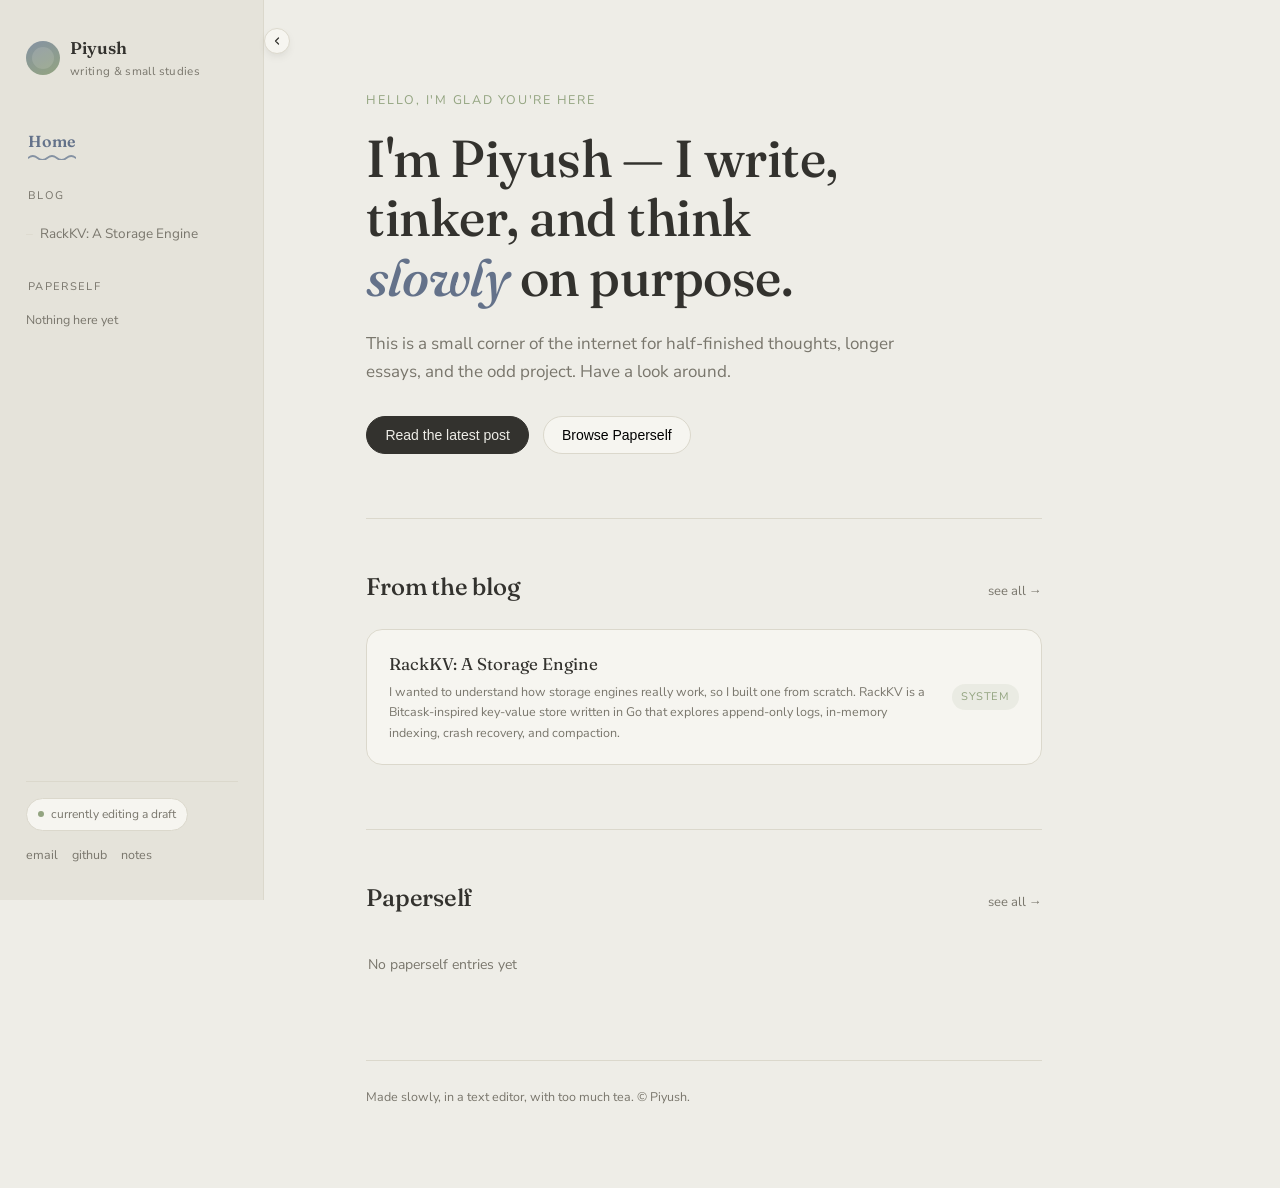
<file: index.html>
<!DOCTYPE html>
<html lang="en">
<head>
<meta charset="UTF-8">
<meta name="viewport" content="width=device-width, initial-scale=1.0">
<title>Piyush</title>
<link rel="preconnect" href="https://fonts.googleapis.com">
<link href="https://fonts.googleapis.com/css2?family=Fraunces:ital,opsz,wght@0,9..144,400;0,9..144,500;0,9..144,600;1,9..144,500&family=Nunito+Sans:wght@300;400;500;600;700&display=swap" rel="stylesheet">
<link rel="stylesheet" href="css/style.css">
<link rel="icon" type="image/gif" href="Sticker Flower Sticker by Doodleganger for iOS & Android _ GIPHY.gif">
<!-- Google tag (gtag.js) -->
<script async src="https://www.googletagmanager.com/gtag/js?id=G-73CE9CWHCX"></script>
<script>
  window.dataLayer = window.dataLayer || [];
  function gtag(){dataLayer.push(arguments);}
  gtag('js', new Date());

  gtag('config', 'G-73CE9CWHCX');
</script></head>
<body>

<div class="shell" id="shell">

  <aside class="sidebar">
    <div class="sidebar-inner">
      <div class="brand">
        <div class="brand-mark"></div>
        <div>
          <div class="brand-name">Piyush</div>
          <div class="brand-tag">writing &amp; small studies</div>
        </div>
      </div>

      <nav>
        <div class="nav-group">
          <a class="nav-link top active" href="index.html">
            Home
            <span class="squiggle"><svg viewBox="0 0 100 6" preserveAspectRatio="none"><path d="M0,4 Q10,0 20,4 T40,4 T60,4 T80,4 T100,4"/></svg></span>
          </a>
        </div>

        <div class="nav-group">
          <div class="nav-label">Blog</div>
          <div id="nav-blog"></div>
        </div>

        <div class="nav-group">
          <div class="nav-label">Paperself</div>
          <div id="nav-paper"></div>
        </div>
      </nav>

      <div class="sidebar-footer">
        <span class="status-pill"><span class="status-dot"></span> currently editing a draft</span>
        <div class="socials">
<a href="mailto:thepinakiz@gmail.com">email</a>
<a href="https://github.com/pinakiz" target="_blank" rel="noopener noreferrer">github</a>          <a href="#" onclick="return false;">notes</a>
        </div>
      </div>
    </div>
  </aside>

  <div class="sidebar-toggle" onclick="toggleSidebar()" title="Toggle sidebar">
    <svg viewBox="0 0 24 24" fill="none" stroke-width="2.4" stroke-linecap="round" stroke-linejoin="round">
      <path d="M15 6l-6 6 6 6"/>
    </svg>
  </div>

  <main class="view-enter">
    <div class="hero">
      <span class="eyebrow">Hello, I'm glad you're here</span>
      <h1>I'm Piyush — I write, tinker, and think <em>slowly</em> on purpose.</h1>
      <p>This is a small corner of the internet for half-finished thoughts, longer essays, and the odd project. Have a look around.</p>
      <div class="hero-cta">
        <button class="btn primary" onclick="goToLatest('blog')">Read the latest post</button>
        <button class="btn" onclick="goToLatest('paper')">Browse Paperself</button>
      </div>
    </div>

    <hr class="divider">

    <div class="section-block">
      <div class="section-head">
        <h2>From the blog</h2>
        <span class="see-all" onclick="goToLatest('blog')">see all →</span>
      </div>
      <div class="card-grid" id="blog-cards"></div>
    </div>

    <hr class="divider">

    <div class="section-block">
      <div class="section-head">
        <h2>Paperself</h2>
        <span class="see-all" onclick="goToLatest('paper')">see all →</span>
      </div>
      <div class="card-grid" id="paper-cards"></div>
    </div>

    <footer class="page-footer">
      Made slowly, in a text editor, with too much tea. © Piyush.
    </footer>
  </main>
</div>

<script src="js/articles-data.js"></script>
<script src="js/site.js"></script>
</body>
</html>
</file>
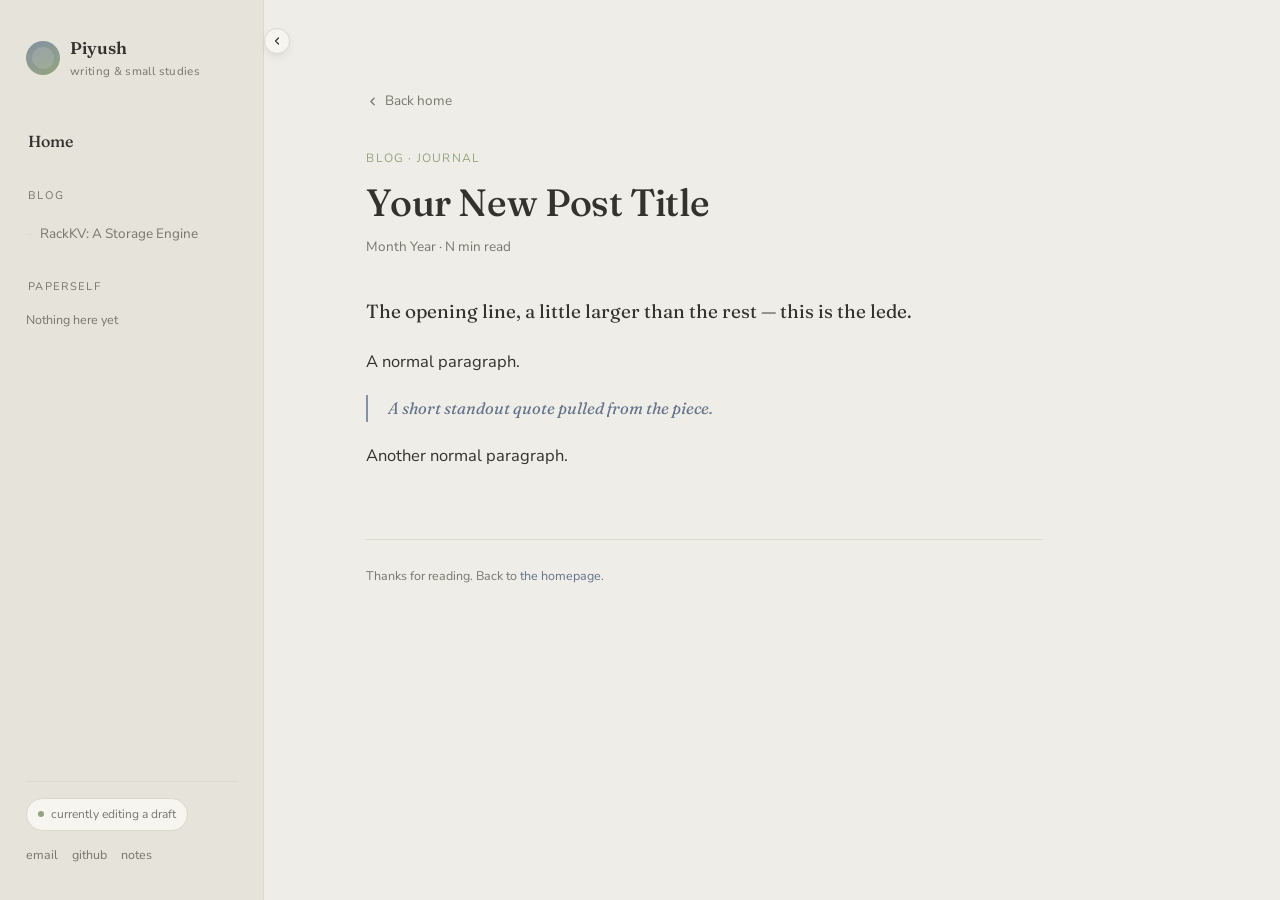
<file: article-template.html>
<!--
  TEMPLATE FOR A NEW ARTICLE
  1. Duplicate this file, rename it (e.g. blog-my-new-post.html).
  2. Edit the <title>, and inside <div class="post"> edit the
     eyebrow/tag, heading, meta line, lede, and paragraphs.
  3. Open js/articles-data.js and add one entry pointing "url" at
     your new filename — that makes it show up in the sidebar and
     on the home page automatically.
-->
<!DOCTYPE html>
<html lang="en">
<head>
<meta charset="UTF-8">
<meta name="viewport" content="width=device-width, initial-scale=1.0">
<title>Your New Post Title · Piyush</title>
<link rel="preconnect" href="https://fonts.googleapis.com">
<link href="https://fonts.googleapis.com/css2?family=Fraunces:ital,opsz,wght@0,9..144,400;0,9..144,500;0,9..144,600;1,9..144,500&family=Nunito+Sans:wght@300;400;500;600;700&display=swap" rel="stylesheet">
<link rel="stylesheet" href="css/style.css">

<!-- Google tag (gtag.js) -->
<script async src="https://www.googletagmanager.com/gtag/js?id=G-73CE9CWHCX"></script>
<script>
  window.dataLayer = window.dataLayer || [];
  function gtag(){dataLayer.push(arguments);}
  gtag('js', new Date());

  gtag('config', 'G-73CE9CWHCX');
</script></head>
<body>

<div class="shell" id="shell">

  <aside class="sidebar">
    <div class="sidebar-inner">
      <div class="brand">
        <div class="brand-mark"></div>
        <div>
          <div class="brand-name">Piyush</div>
          <div class="brand-tag">writing &amp; small studies</div>
        </div>
      </div>

      <nav>
        <div class="nav-group">
          <a class="nav-link top" href="index.html">
            Home
            <span class="squiggle"><svg viewBox="0 0 100 6" preserveAspectRatio="none"><path d="M0,4 Q10,0 20,4 T40,4 T60,4 T80,4 T100,4"/></svg></span>
          </a>
        </div>

        <div class="nav-group">
          <div class="nav-label">Blog</div>
          <div id="nav-blog"></div>
        </div>

        <div class="nav-group">
          <div class="nav-label">Paperself</div>
          <div id="nav-paper"></div>
        </div>
      </nav>

      <div class="sidebar-footer">
        <span class="status-pill"><span class="status-dot"></span> currently editing a draft</span>
        <div class="socials">
          <a href="#" onclick="return false;">email</a>
          <a href="#" onclick="return false;">github</a>
          <a href="#" onclick="return false;">notes</a>
        </div>
      </div>
    </div>
  </aside>

  <div class="sidebar-toggle" onclick="toggleSidebar()" title="Toggle sidebar">
    <svg viewBox="0 0 24 24" fill="none" stroke-width="2.4" stroke-linecap="round" stroke-linejoin="round">
      <path d="M15 6l-6 6 6 6"/>
    </svg>
  </div>

  <main class="view-enter">
    <a class="back-link" href="index.html">
      <svg viewBox="0 0 24 24" fill="none" stroke="currentColor" stroke-width="2.4" stroke-linecap="round"><path d="M15 6l-6 6 6 6"/></svg>
      Back home
    </a>
    <div class="post">
      <div class="post-eyebrow">Blog · Journal</div>
      <h1>Your New Post Title</h1>
      <div class="post-meta">Month Year · N min read</div>
      <p class="lede">The opening line, a little larger than the rest — this is the lede.</p>
      <p>A normal paragraph.</p>
      <p class="pull">A short standout quote pulled from the piece.</p>
      <p>Another normal paragraph.</p>
    </div>
    <footer class="page-footer">Thanks for reading. Back to <a href="index.html" style="color:var(--accent-deep);">the homepage</a>.</footer>
  </main>
</div>

<script src="js/articles-data.js"></script>
<script src="js/site.js"></script>
</body>
</html>
</file>
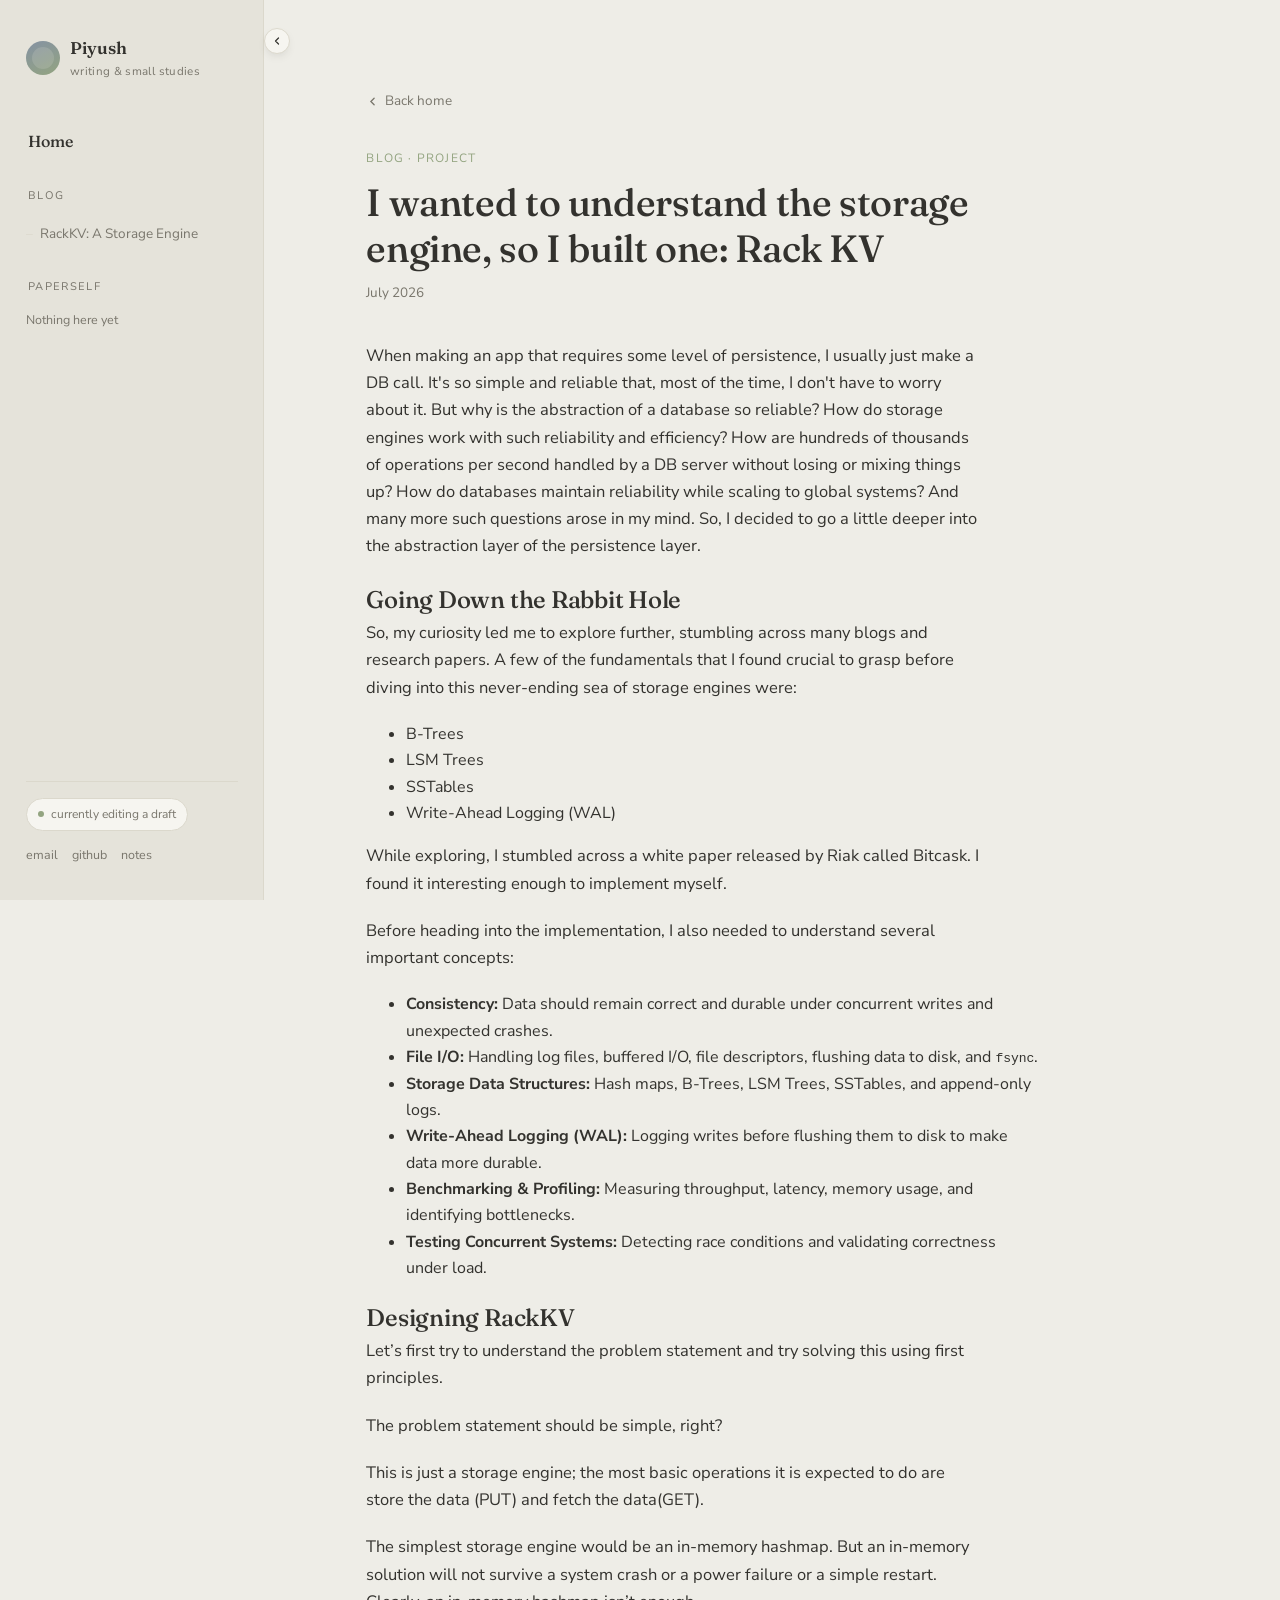
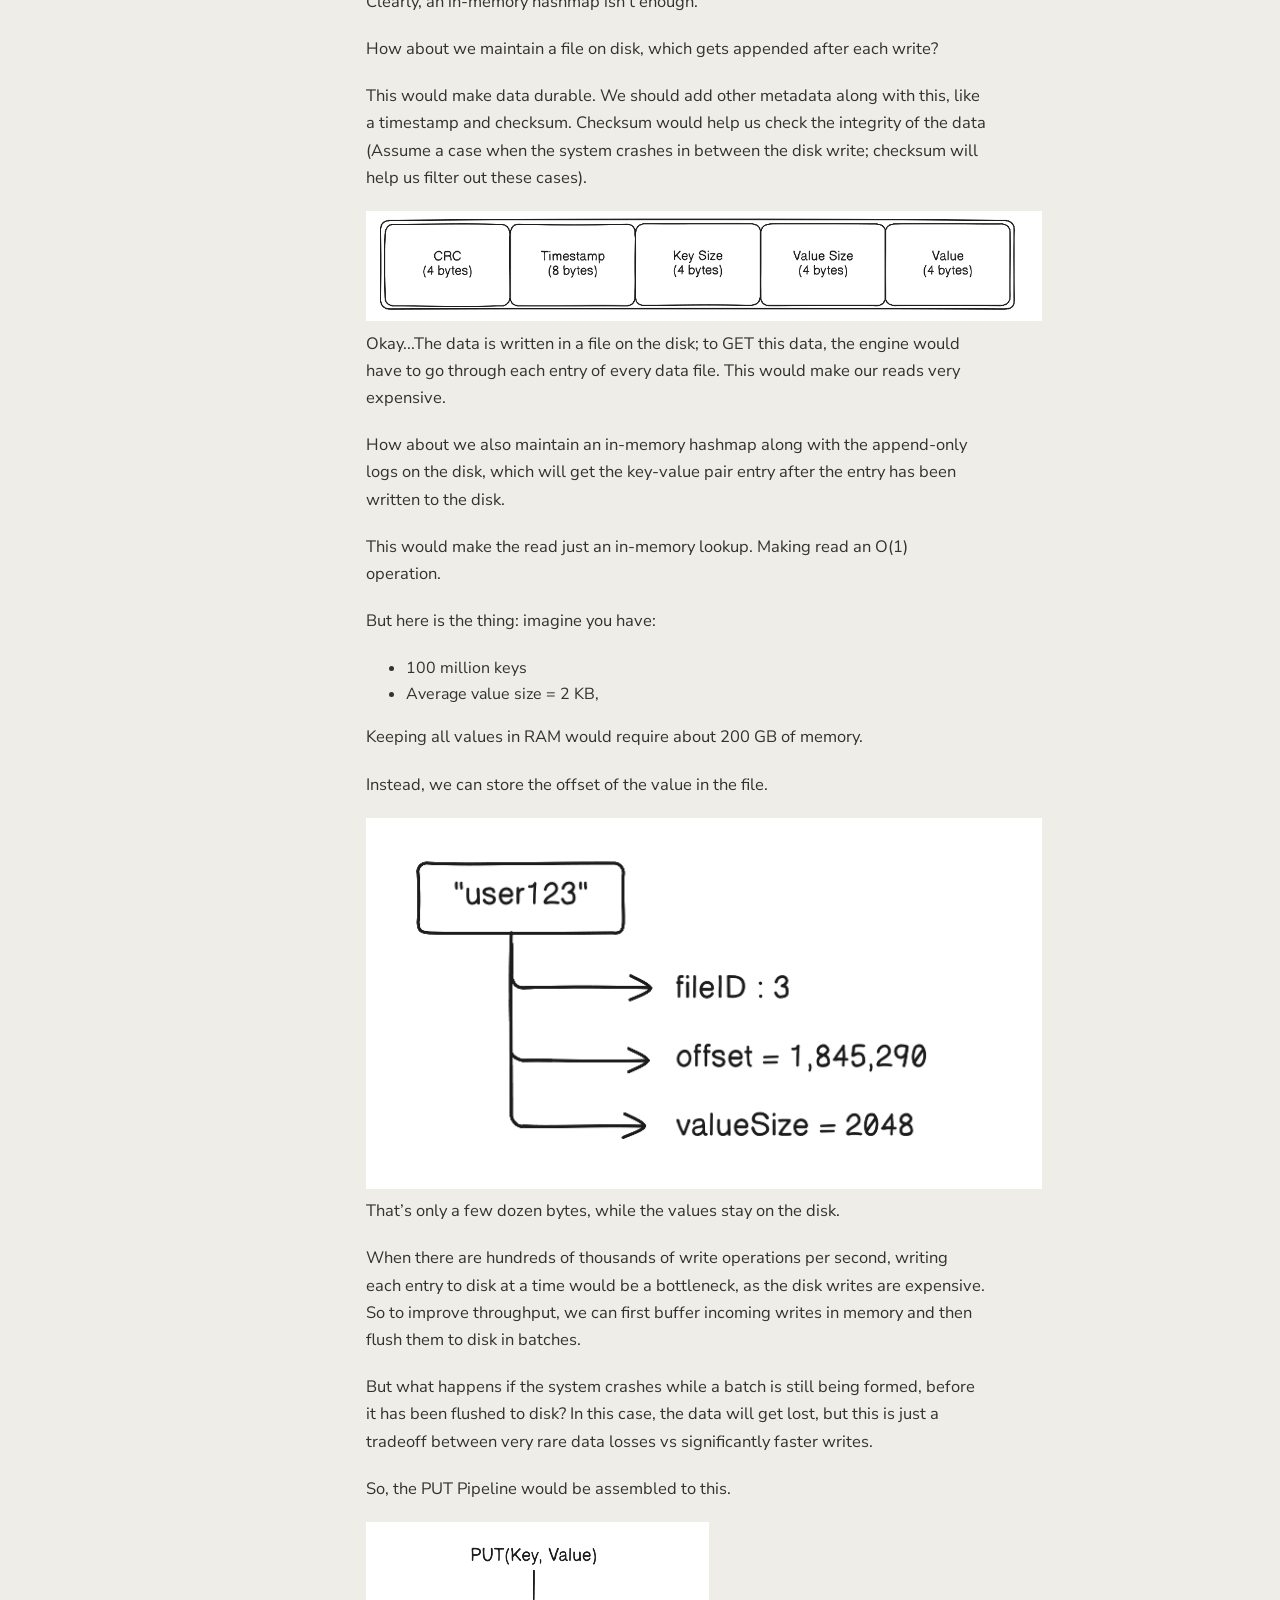
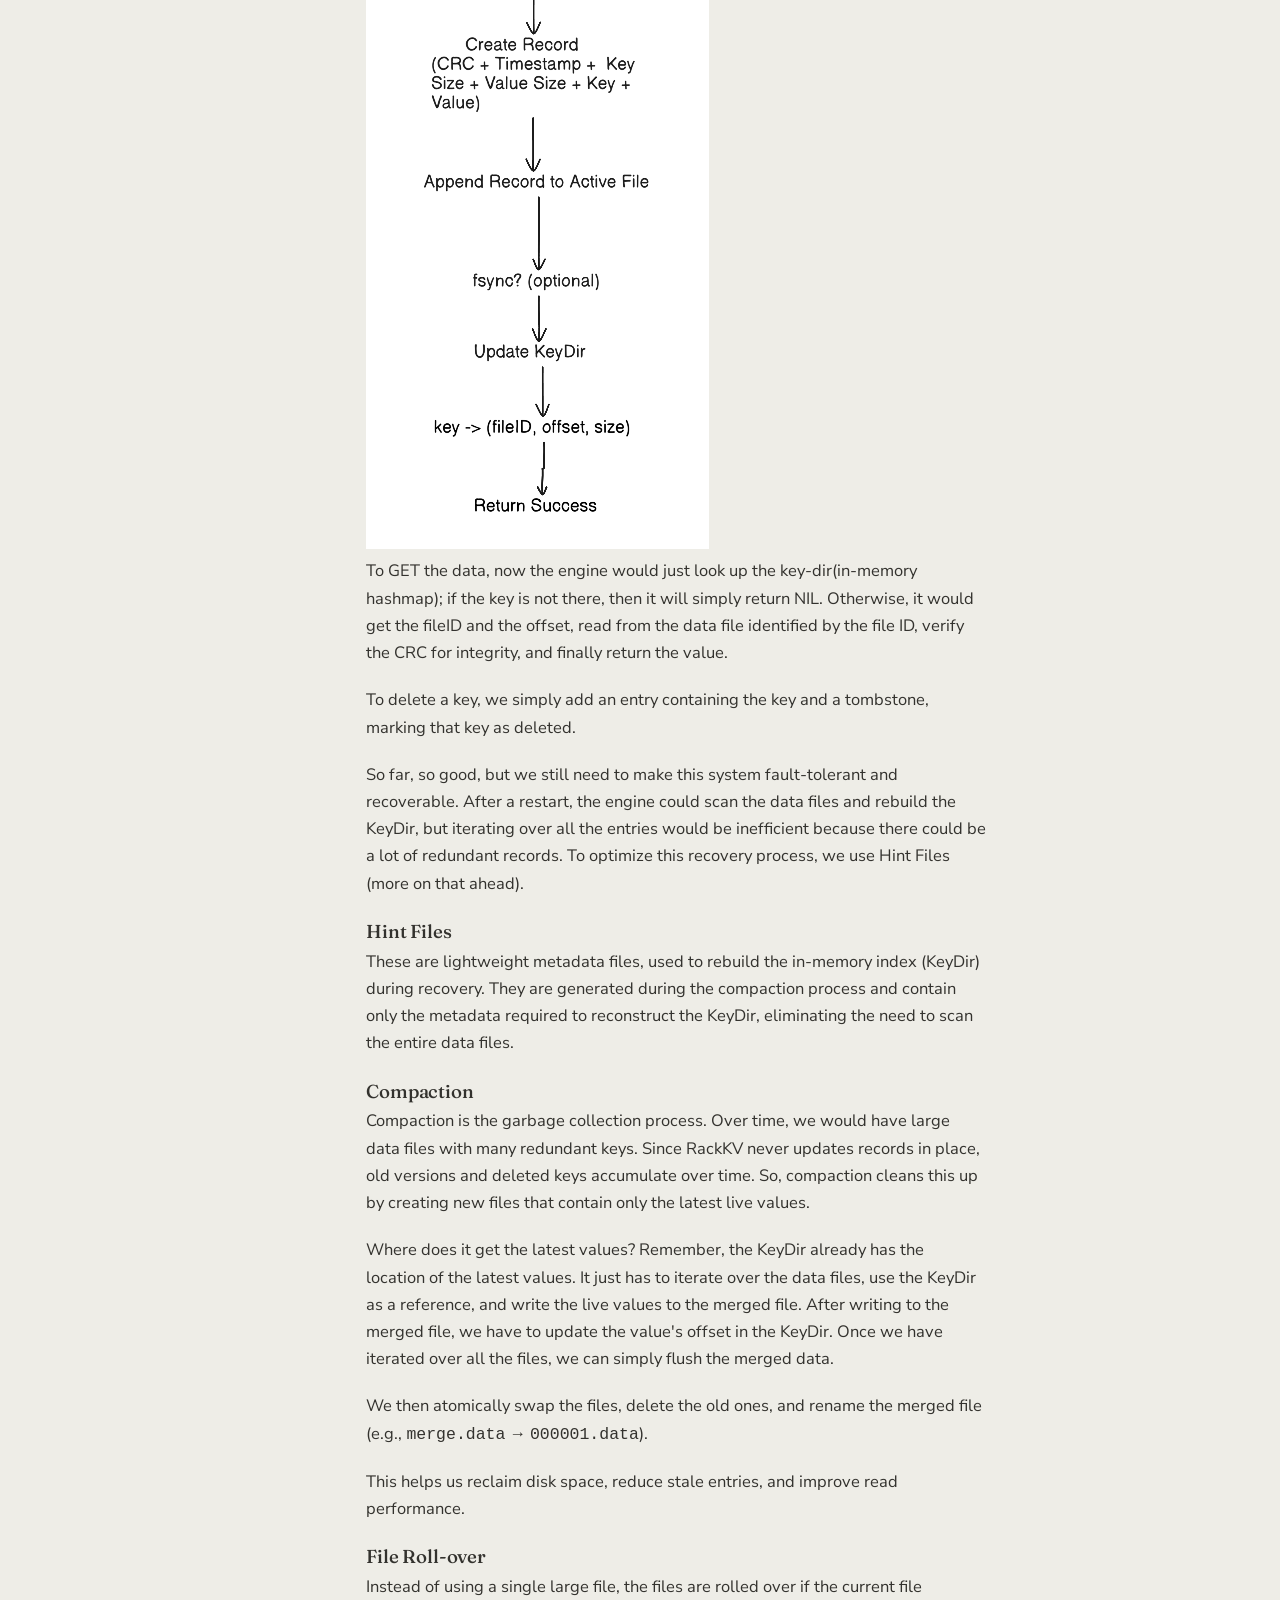
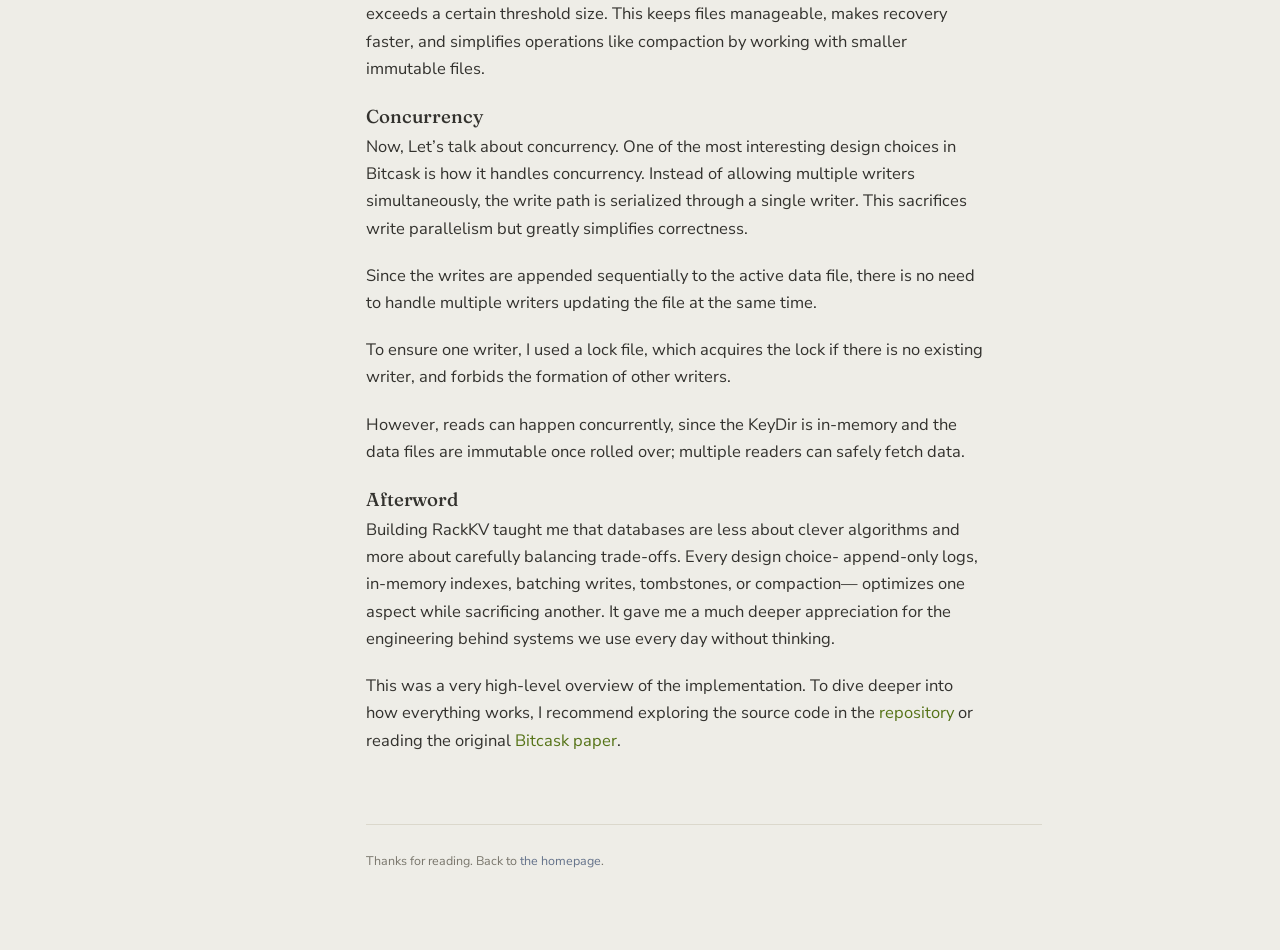
<file: blog-on-slow-mornings.html>
<!DOCTYPE html>
<html lang="en">
<head>
<meta charset="UTF-8">
<meta name="viewport" content="width=device-width, initial-scale=1.0">
<title>On Slow Mornings · Piyush</title>
<link rel="preconnect" href="https://fonts.googleapis.com">
<link href="https://fonts.googleapis.com/css2?family=Fraunces:ital,opsz,wght@0,9..144,400;0,9..144,500;0,9..144,600;1,9..144,500&family=Nunito+Sans:wght@300;400;500;600;700&display=swap" rel="stylesheet">
<link rel="stylesheet" href="css/style.css">

<!-- Google tag (gtag.js) -->
<script async src="https://www.googletagmanager.com/gtag/js?id=G-73CE9CWHCX"></script>
<script>
  window.dataLayer = window.dataLayer || [];
  function gtag(){dataLayer.push(arguments);}
  gtag('js', new Date());

  gtag('config', 'G-73CE9CWHCX');
</script></head>
<body>

<div class="shell" id="shell">

  <aside class="sidebar">
    <div class="sidebar-inner">
      <div class="brand">
        <div class="brand-mark"></div>
        <div>
          <div class="brand-name">Piyush</div>
          <div class="brand-tag">writing &amp; small studies</div>
        </div>
      </div>

      <nav>
        <div class="nav-group">
          <a class="nav-link top" href="index.html">
            Home
            <span class="squiggle"><svg viewBox="0 0 100 6" preserveAspectRatio="none"><path d="M0,4 Q10,0 20,4 T40,4 T60,4 T80,4 T100,4"/></svg></span>
          </a>
        </div>

        <div class="nav-group">
          <div class="nav-label">Blog</div>
          <div id="nav-blog"></div>
        </div>

        <div class="nav-group">
          <div class="nav-label">Paperself</div>
          <div id="nav-paper"></div>
        </div>
      </nav>

      <div class="sidebar-footer">
        <span class="status-pill"><span class="status-dot"></span> currently editing a draft</span>
        <div class="socials">
          <a href="#" onclick="return false;">email</a>
          <a href="#" onclick="return false;">github</a>
          <a href="#" onclick="return false;">notes</a>
        </div>
      </div>
    </div>
  </aside>

  <div class="sidebar-toggle" onclick="toggleSidebar()" title="Toggle sidebar">
    <svg viewBox="0 0 24 24" fill="none" stroke-width="2.4" stroke-linecap="round" stroke-linejoin="round">
      <path d="M15 6l-6 6 6 6"/>
    </svg>
  </div>

  <main class="view-enter">
    <a class="back-link" href="index.html">
      <svg viewBox="0 0 24 24" fill="none" stroke="currentColor" stroke-width="2.4" stroke-linecap="round"><path d="M15 6l-6 6 6 6"/></svg>
      Back home
    </a>
    <div class="post">
      <div class="post-eyebrow">Blog · Project</div>
      <h1>I wanted to understand the storage engine, so I built one: Rack KV</h1>
      <div class="post-meta">July 2026</div>
      <p >When making an app that requires some level of persistence, I usually just make a DB call. It's so simple and reliable that, most of the time, I don't have to worry about it. But why is the abstraction of a database so reliable? How do storage engines work with such reliability and efficiency? How are hundreds of thousands of operations per second handled by a DB server without losing or mixing things up? How do databases maintain reliability while scaling to global systems? And many more such questions arose in my mind.
So, I decided to go a little deeper into the abstraction layer of the persistence layer.
</p>
        <h2>Going Down the Rabbit Hole</h2>
      <p>So, my curiosity led me to explore further, stumbling across many blogs and research papers. A few of the fundamentals that I found crucial to grasp before diving into this never-ending sea of storage engines were:

      </p>
      <ul>
  <li>B-Trees</li>
  <li>LSM Trees</li>
  <li>SSTables</li>
  <li>Write-Ahead Logging (WAL)</li>
</ul>
<p>While exploring, I stumbled across a white paper released by Riak called Bitcask. I found it interesting enough to implement myself.
</p>
<section>
  <p>
    Before heading into the implementation, I also needed to understand several
    important concepts:
  </p>

  <ul>
    <li>
      <strong>Consistency:</strong>
      Data should remain correct and durable under concurrent writes and
      unexpected crashes.
    </li>

    <li>
      <strong>File I/O:</strong>
      Handling log files, buffered I/O, file descriptors, flushing data to disk,
      and <code>fsync</code>.
    </li>

    <li>
      <strong>Storage Data Structures:</strong>
      Hash maps, B-Trees, LSM Trees, SSTables, and append-only logs.
    </li>

    <li>
      <strong>Write-Ahead Logging (WAL):</strong>
      Logging writes before flushing them to disk to make data more durable.
    </li>

    <li>
      <strong>Benchmarking & Profiling:</strong>
      Measuring throughput, latency, memory usage, and identifying bottlenecks.
    </li>

    <li>
      <strong>Testing Concurrent Systems:</strong>
      Detecting race conditions and validating correctness under load.
    </li>
  </ul>
</section>
<section>
  <h2>Designing RackKV</h2>

  <p>
    Let’s first try to understand the problem statement and try solving this using first principles.
  </p>

  <p>
    The problem statement should be simple, right?
  </p>

  <p>
    This is just a storage engine; the most basic operations it is expected to do are store the data (PUT) and fetch the data(GET).
  </p>

  <p>
    The simplest storage engine would be an in-memory hashmap. But an in-memory solution will not survive a system crash or a power failure or a simple restart. Clearly, an in-memory hashmap isn’t enough.
  </p>

  <p>
    How about we maintain a file on disk, which gets appended after each write?
  </p>

  <p>
    This would make data durable. We should add other metadata along with this, like a timestamp and checksum. Checksum would help us check the integrity of the data (Assume a case when the system crashes in between the disk write; checksum will help us filter out these cases).
  </p>
<img src="static/entry_format.png" style="width: 100%;height: auto;" >
  <p>
    Okay...The data is written in a file on the disk; to GET this data, the engine would have to go through each entry of every data file. This would make our reads very expensive.
  </p>

  <p>
    How about we also maintain an in-memory hashmap along with the append-only logs on the disk, which will get the key-value pair entry after the entry has been written to the disk.
  </p>

  <p>
    This would make the read just an in-memory lookup. Making read an O(1) operation.
  </p>

  <p>
    But here is the thing: imagine you have:
  </p>

  <ul>
    <li>100 million keys</li>
    <li>Average value size = 2 KB,</li>
  </ul>

  <p>
    Keeping all values in RAM would require about 200 GB of memory.
  </p>
  
  <p>
    Instead, we can store the offset of the value in the file.
  </p>
  <img src="static/Key_dir_entry_format.png" style="width: 100%;height: auto;" > 
  
  <p>
    That’s only a few dozen bytes, while the values stay on the disk.
  </p>

  <p>
    When there are hundreds of thousands of write operations per second, writing each entry to disk at a time would be a bottleneck, as the disk writes are expensive. So to improve throughput, we can first buffer incoming writes in memory and then flush them to disk in batches.
  </p>

  <p>
    But what happens if the system crashes while a batch is still being formed, before it has been flushed to disk? In this case, the data will get lost, but this is just a tradeoff between very rare data losses vs significantly faster writes.
  </p>

  <p>
    So, the PUT Pipeline would be assembled to this.
  </p>
<img src="static/PUT_pipeline.png"width: 100%;height: auto;" >

  <p>
    To GET the data, now the engine would just look up the key-dir(in-memory hashmap); if the key is not there, then it will simply return NIL. Otherwise, it would get the fileID and the offset, read from the data file identified by the file ID, verify the CRC for integrity, and finally return the value.
  </p>

  <p>
    To delete a key, we simply add an entry containing the key and a tombstone, marking that key as deleted.
  </p>

  <p>
    So far, so good, but we still need to make this system fault-tolerant and recoverable. After a restart, the engine could scan the data files and rebuild the KeyDir, but iterating over all the entries would be inefficient because there could be a lot of redundant records. To optimize this recovery process, we use Hint Files (more on that ahead).
  </p>


  <h3>Hint Files</h3>

  <p>
    These are lightweight metadata files, used to rebuild the in-memory index (KeyDir) during recovery. They are generated during the compaction process and contain only the metadata required to reconstruct the KeyDir, eliminating the need to scan the entire data files.
  </p>


  <h3>Compaction</h3>

  <p>
    Compaction is the garbage collection process. Over time, we would have large data files with many redundant keys. Since RackKV never updates records in place, old versions and deleted keys accumulate over time. So, compaction cleans this up by creating new files that contain only the latest live values.
  </p>

  <p>
    Where does it get the latest values? Remember, the KeyDir already has the location of the latest values. It just has to iterate over the data files, use the KeyDir as a reference, and write the live values to the merged file. After writing to the merged file, we have to update the value's offset in the KeyDir. Once we have iterated over all the files, we can simply flush the merged data.
  </p>

  <p>
    We then atomically swap the files, delete the old ones, and rename the merged file (e.g., <code>merge.data</code> → <code>000001.data</code>).
  </p>

  <p>
    This helps us reclaim disk space, reduce stale entries, and improve read performance.
  </p>


  <h3>File Roll-over</h3>

  <p>
    Instead of using a single large file, the files are rolled over if the current file exceeds a certain threshold size. This keeps files manageable, makes recovery faster, and simplifies operations like compaction by working with smaller immutable files.
  </p>


  <h3>Concurrency</h3>

  <p>
    Now, Let’s talk about concurrency. One of the most interesting design choices in Bitcask is how it handles concurrency. Instead of allowing multiple writers simultaneously, the write path is serialized through a single writer. This sacrifices write parallelism but greatly simplifies correctness.
  </p>

  <p>
    Since the writes are appended sequentially to the active data file, there is no need to handle multiple writers updating the file at the same time.
  </p>

  <p>
    To ensure one writer, I used a lock file, which acquires the lock if there is no existing writer, and forbids the formation of other writers.
  </p>

  <p>
    However, reads can happen concurrently, since the KeyDir is in-memory and the data files are immutable once rolled over; multiple readers can safely fetch data.
  </p>

  <h3>Afterword</h3>
  <p>
    Building RackKV taught me that databases are less about clever algorithms and more about carefully balancing trade-offs. Every design choice- append-only logs, in-memory indexes, batching writes, tombstones, or compaction— optimizes one aspect while sacrificing another. It gave me a much deeper appreciation for the engineering behind systems we use every day without thinking.
  </p>

<p>
  This was a very high-level overview of the implementation. To dive deeper into how everything works, I recommend exploring the source code in the
  <a href="https://github.com/pinakiz/rackKV/tree/main" style="color: #557317;" target="_blank" rel="noopener noreferrer">repository</a>
  or reading the original
  <a href="https://riak.com/assets/bitcask-intro.pdf" style="color: #557317;" target="_blank" rel="noopener noreferrer">Bitcask paper</a>.
</p></section>    <footer class="page-footer">Thanks for reading. Back to <a href="index.html" style="color:var(--accent-deep);">the homepage</a>.</footer>
  </main>
</div>

<script src="js/articles-data.js"></script>
<script src="js/site.js"></script>
</body>
</html>
</file>
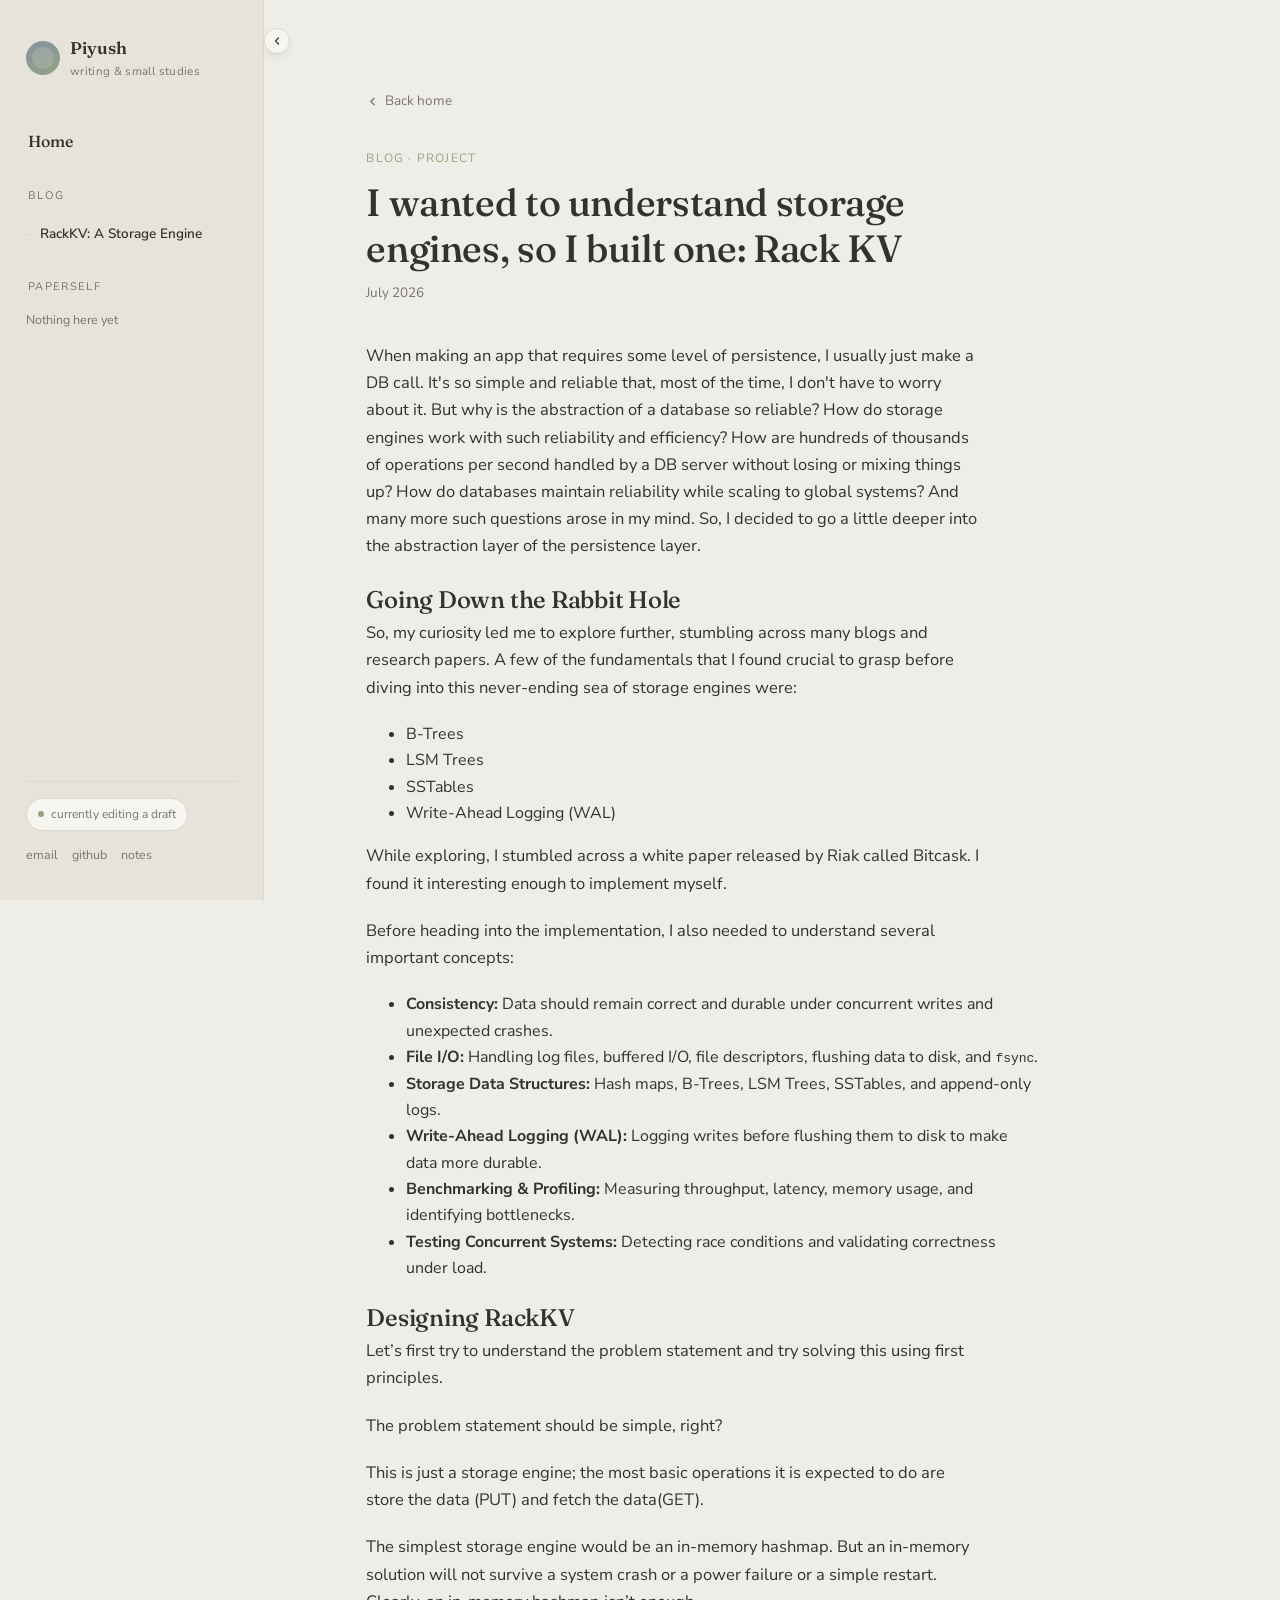
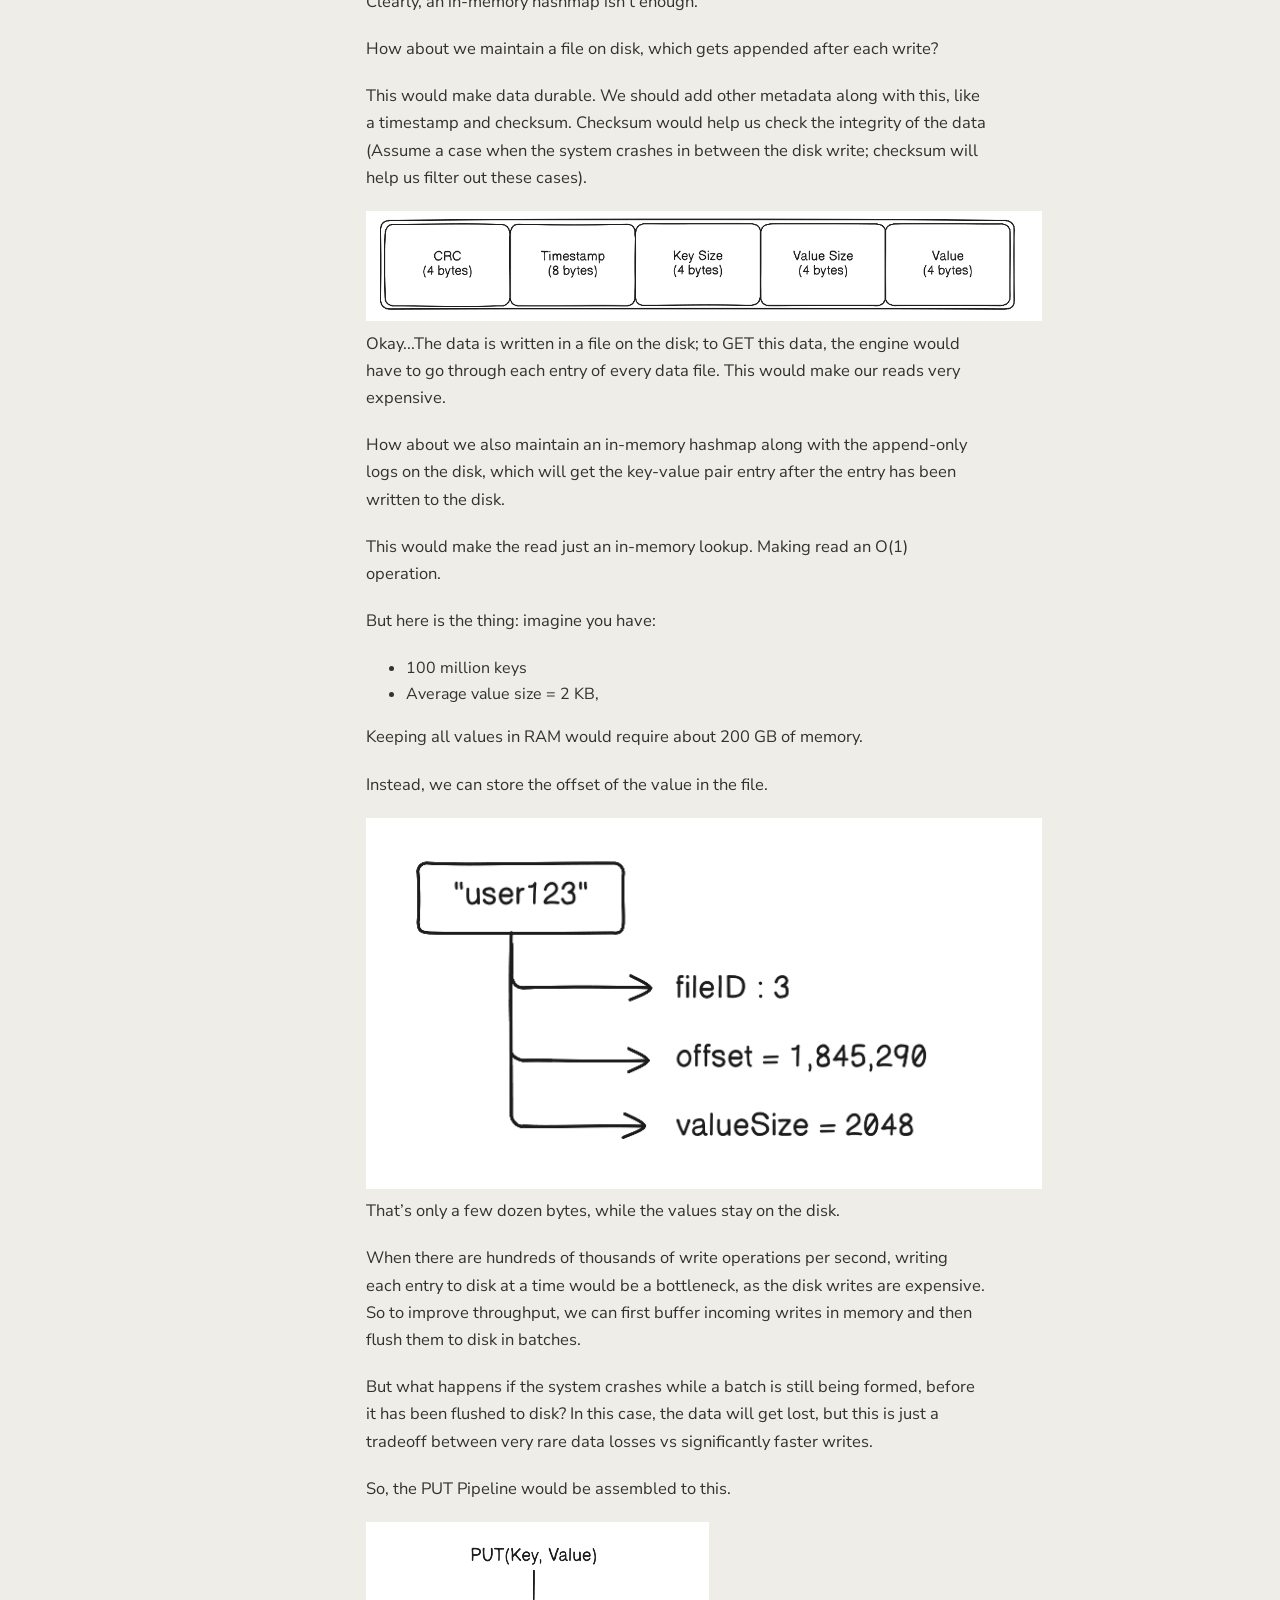
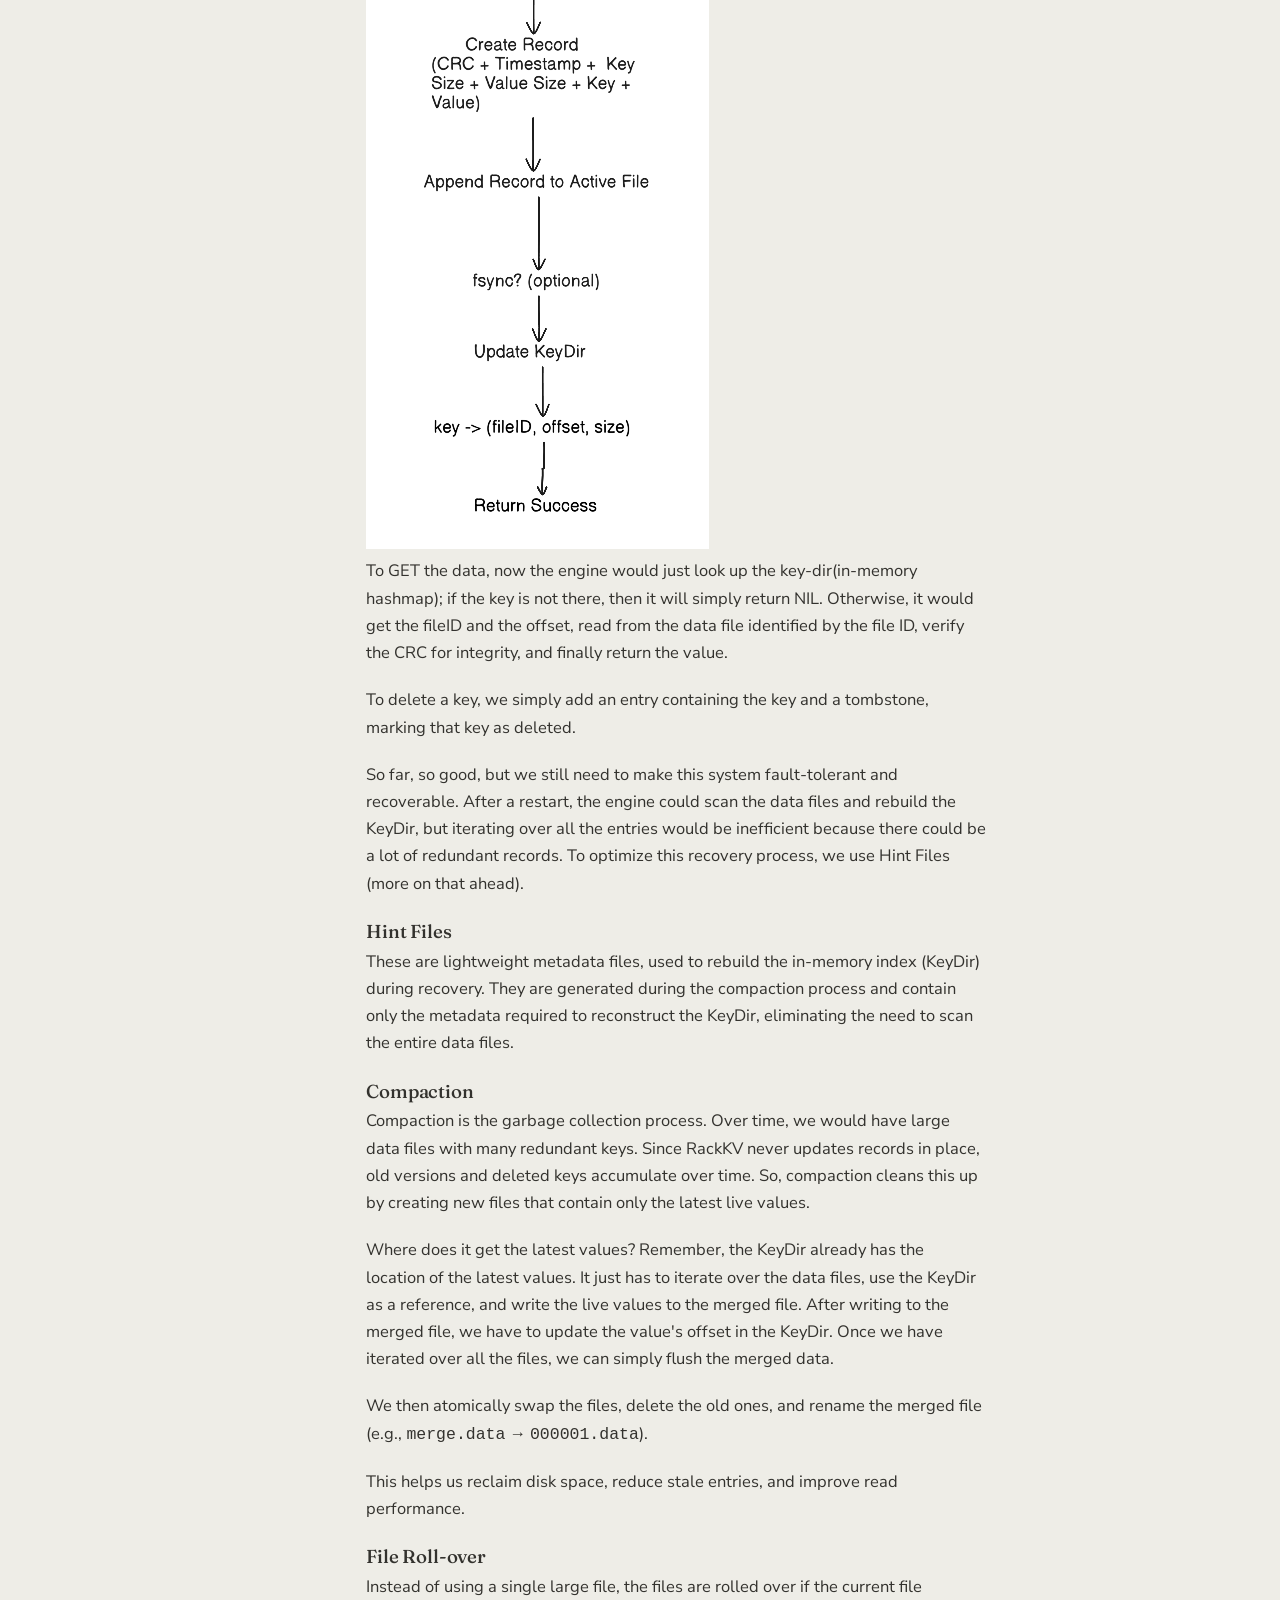
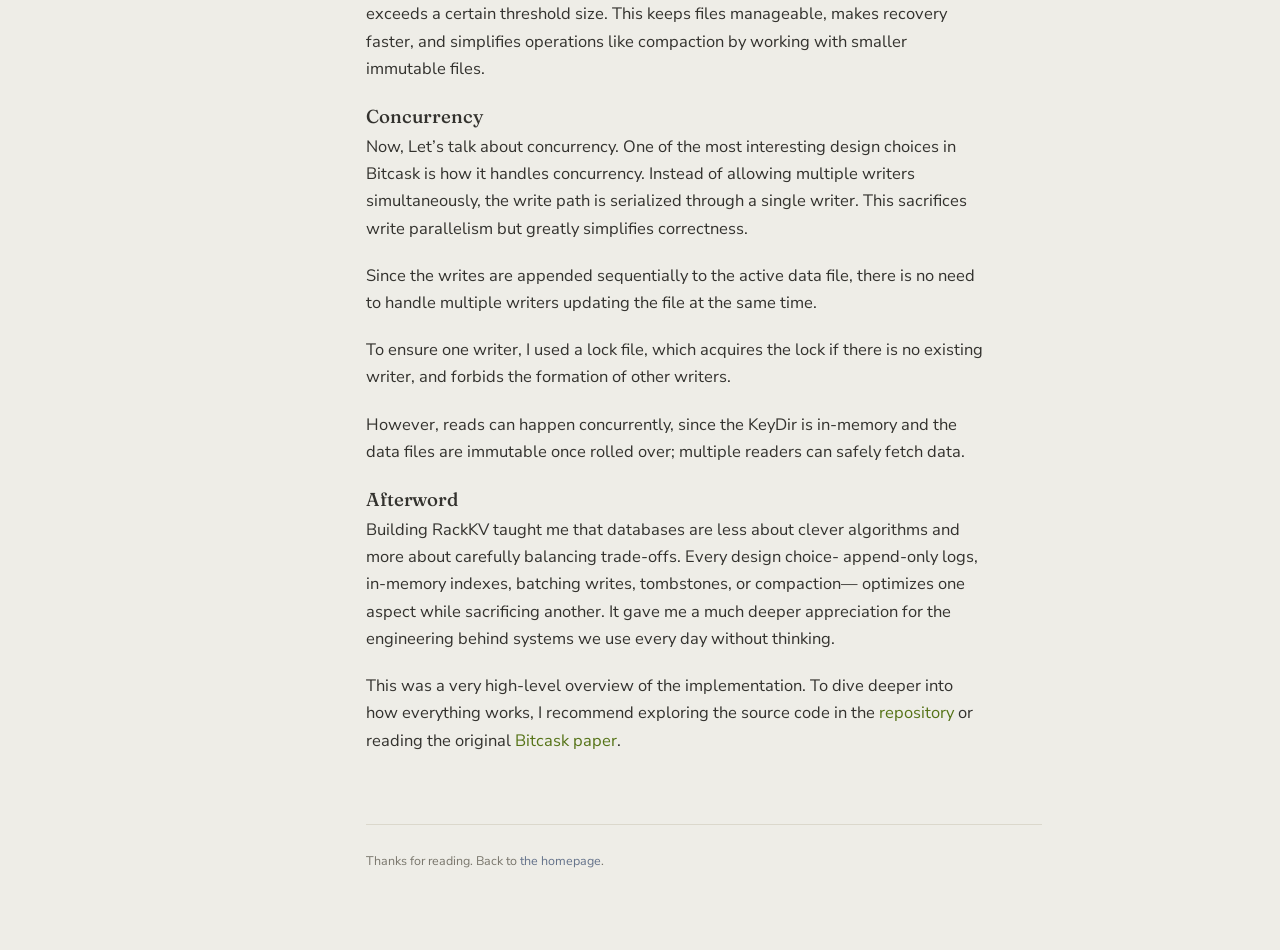
<file: blog-RACKKV.html>
<!DOCTYPE html>
<html lang="en">
<head>
<meta charset="UTF-8">
<meta name="viewport" content="width=device-width, initial-scale=1.0">
<title>Rack KV · Piyush</title>
<link rel="preconnect" href="https://fonts.googleapis.com">
<link href="https://fonts.googleapis.com/css2?family=Fraunces:ital,opsz,wght@0,9..144,400;0,9..144,500;0,9..144,600;1,9..144,500&family=Nunito+Sans:wght@300;400;500;600;700&display=swap" rel="stylesheet">
<link rel="stylesheet" href="css/style.css">

<!-- Google tag (gtag.js) -->
<script async src="https://www.googletagmanager.com/gtag/js?id=G-73CE9CWHCX"></script>
<script>
  window.dataLayer = window.dataLayer || [];
  function gtag(){dataLayer.push(arguments);}
  gtag('js', new Date());

  gtag('config', 'G-73CE9CWHCX');
</script></head>
<body>

<div class="shell" id="shell">

  <aside class="sidebar">
    <div class="sidebar-inner">
      <div class="brand">
        <div class="brand-mark"></div>
        <div>
          <div class="brand-name">Piyush</div>
          <div class="brand-tag">writing &amp; small studies</div>
        </div>
      </div>

      <nav>
        <div class="nav-group">
          <a class="nav-link top" href="index.html">
            Home
            <span class="squiggle"><svg viewBox="0 0 100 6" preserveAspectRatio="none"><path d="M0,4 Q10,0 20,4 T40,4 T60,4 T80,4 T100,4"/></svg></span>
          </a>
        </div>

        <div class="nav-group">
          <div class="nav-label">Blog</div>
          <div id="nav-blog"></div>
        </div>

        <div class="nav-group">
          <div class="nav-label">Paperself</div>
          <div id="nav-paper"></div>
        </div>
      </nav>

      <div class="sidebar-footer">
        <span class="status-pill"><span class="status-dot"></span> currently editing a draft</span>
        <div class="socials">
          <a href="#" onclick="return false;">email</a>
          <a href="#" onclick="return false;">github</a>
          <a href="#" onclick="return false;">notes</a>
        </div>
      </div>
    </div>
  </aside>

  <div class="sidebar-toggle" onclick="toggleSidebar()" title="Toggle sidebar">
    <svg viewBox="0 0 24 24" fill="none" stroke-width="2.4" stroke-linecap="round" stroke-linejoin="round">
      <path d="M15 6l-6 6 6 6"/>
    </svg>
  </div>

  <main class="view-enter">
    <a class="back-link" href="index.html">
      <svg viewBox="0 0 24 24" fill="none" stroke="currentColor" stroke-width="2.4" stroke-linecap="round"><path d="M15 6l-6 6 6 6"/></svg>
      Back home
    </a>
    <div class="post">
      <div class="post-eyebrow">Blog · Project</div>
      <h1>I wanted to understand storage engines, so I built one: Rack KV</h1>
      <div class="post-meta">July 2026</div>
      <p >When making an app that requires some level of persistence, I usually just make a DB call. It's so simple and reliable that, most of the time, I don't have to worry about it. But why is the abstraction of a database so reliable? How do storage engines work with such reliability and efficiency? How are hundreds of thousands of operations per second handled by a DB server without losing or mixing things up? How do databases maintain reliability while scaling to global systems? And many more such questions arose in my mind.
So, I decided to go a little deeper into the abstraction layer of the persistence layer.
</p>
        <h2>Going Down the Rabbit Hole</h2>
      <p>So, my curiosity led me to explore further, stumbling across many blogs and research papers. A few of the fundamentals that I found crucial to grasp before diving into this never-ending sea of storage engines were:

      </p>
      <ul>
  <li>B-Trees</li>
  <li>LSM Trees</li>
  <li>SSTables</li>
  <li>Write-Ahead Logging (WAL)</li>
</ul>
<p>While exploring, I stumbled across a white paper released by Riak called Bitcask. I found it interesting enough to implement myself.
</p>
<section>
  <p>
    Before heading into the implementation, I also needed to understand several
    important concepts:
  </p>

  <ul>
    <li>
      <strong>Consistency:</strong>
      Data should remain correct and durable under concurrent writes and
      unexpected crashes.
    </li>

    <li>
      <strong>File I/O:</strong>
      Handling log files, buffered I/O, file descriptors, flushing data to disk,
      and <code>fsync</code>.
    </li>

    <li>
      <strong>Storage Data Structures:</strong>
      Hash maps, B-Trees, LSM Trees, SSTables, and append-only logs.
    </li>

    <li>
      <strong>Write-Ahead Logging (WAL):</strong>
      Logging writes before flushing them to disk to make data more durable.
    </li>

    <li>
      <strong>Benchmarking & Profiling:</strong>
      Measuring throughput, latency, memory usage, and identifying bottlenecks.
    </li>

    <li>
      <strong>Testing Concurrent Systems:</strong>
      Detecting race conditions and validating correctness under load.
    </li>
  </ul>
</section>
<section>
  <h2>Designing RackKV</h2>

  <p>
    Let’s first try to understand the problem statement and try solving this using first principles.
  </p>

  <p>
    The problem statement should be simple, right?
  </p>

  <p>
    This is just a storage engine; the most basic operations it is expected to do are store the data (PUT) and fetch the data(GET).
  </p>

  <p>
    The simplest storage engine would be an in-memory hashmap. But an in-memory solution will not survive a system crash or a power failure or a simple restart. Clearly, an in-memory hashmap isn’t enough.
  </p>

  <p>
    How about we maintain a file on disk, which gets appended after each write?
  </p>

  <p>
    This would make data durable. We should add other metadata along with this, like a timestamp and checksum. Checksum would help us check the integrity of the data (Assume a case when the system crashes in between the disk write; checksum will help us filter out these cases).
  </p>
<img src="static/entry_format.png" style="width: 100%;height: auto;" >
  <p>
    Okay...The data is written in a file on the disk; to GET this data, the engine would have to go through each entry of every data file. This would make our reads very expensive.
  </p>

  <p>
    How about we also maintain an in-memory hashmap along with the append-only logs on the disk, which will get the key-value pair entry after the entry has been written to the disk.
  </p>

  <p>
    This would make the read just an in-memory lookup. Making read an O(1) operation.
  </p>

  <p>
    But here is the thing: imagine you have:
  </p>

  <ul>
    <li>100 million keys</li>
    <li>Average value size = 2 KB,</li>
  </ul>

  <p>
    Keeping all values in RAM would require about 200 GB of memory.
  </p>
  
  <p>
    Instead, we can store the offset of the value in the file.
  </p>
  <img src="static/Key_dir_entry_format.png" style="width: 100%;height: auto;" > 
  
  <p>
    That’s only a few dozen bytes, while the values stay on the disk.
  </p>

  <p>
    When there are hundreds of thousands of write operations per second, writing each entry to disk at a time would be a bottleneck, as the disk writes are expensive. So to improve throughput, we can first buffer incoming writes in memory and then flush them to disk in batches.
  </p>

  <p>
    But what happens if the system crashes while a batch is still being formed, before it has been flushed to disk? In this case, the data will get lost, but this is just a tradeoff between very rare data losses vs significantly faster writes.
  </p>

  <p>
    So, the PUT Pipeline would be assembled to this.
  </p>
<img src="static/PUT_pipeline.png"width: 100%;height: auto;" >

  <p>
    To GET the data, now the engine would just look up the key-dir(in-memory hashmap); if the key is not there, then it will simply return NIL. Otherwise, it would get the fileID and the offset, read from the data file identified by the file ID, verify the CRC for integrity, and finally return the value.
  </p>

  <p>
    To delete a key, we simply add an entry containing the key and a tombstone, marking that key as deleted.
  </p>

  <p>
    So far, so good, but we still need to make this system fault-tolerant and recoverable. After a restart, the engine could scan the data files and rebuild the KeyDir, but iterating over all the entries would be inefficient because there could be a lot of redundant records. To optimize this recovery process, we use Hint Files (more on that ahead).
  </p>


  <h3>Hint Files</h3>

  <p>
    These are lightweight metadata files, used to rebuild the in-memory index (KeyDir) during recovery. They are generated during the compaction process and contain only the metadata required to reconstruct the KeyDir, eliminating the need to scan the entire data files.
  </p>


  <h3>Compaction</h3>

  <p>
    Compaction is the garbage collection process. Over time, we would have large data files with many redundant keys. Since RackKV never updates records in place, old versions and deleted keys accumulate over time. So, compaction cleans this up by creating new files that contain only the latest live values.
  </p>

  <p>
    Where does it get the latest values? Remember, the KeyDir already has the location of the latest values. It just has to iterate over the data files, use the KeyDir as a reference, and write the live values to the merged file. After writing to the merged file, we have to update the value's offset in the KeyDir. Once we have iterated over all the files, we can simply flush the merged data.
  </p>

  <p>
    We then atomically swap the files, delete the old ones, and rename the merged file (e.g., <code>merge.data</code> → <code>000001.data</code>).
  </p>

  <p>
    This helps us reclaim disk space, reduce stale entries, and improve read performance.
  </p>


  <h3>File Roll-over</h3>

  <p>
    Instead of using a single large file, the files are rolled over if the current file exceeds a certain threshold size. This keeps files manageable, makes recovery faster, and simplifies operations like compaction by working with smaller immutable files.
  </p>


  <h3>Concurrency</h3>

  <p>
    Now, Let’s talk about concurrency. One of the most interesting design choices in Bitcask is how it handles concurrency. Instead of allowing multiple writers simultaneously, the write path is serialized through a single writer. This sacrifices write parallelism but greatly simplifies correctness.
  </p>

  <p>
    Since the writes are appended sequentially to the active data file, there is no need to handle multiple writers updating the file at the same time.
  </p>

  <p>
    To ensure one writer, I used a lock file, which acquires the lock if there is no existing writer, and forbids the formation of other writers.
  </p>

  <p>
    However, reads can happen concurrently, since the KeyDir is in-memory and the data files are immutable once rolled over; multiple readers can safely fetch data.
  </p>

  <h3>Afterword</h3>
  <p>
    Building RackKV taught me that databases are less about clever algorithms and more about carefully balancing trade-offs. Every design choice- append-only logs, in-memory indexes, batching writes, tombstones, or compaction— optimizes one aspect while sacrificing another. It gave me a much deeper appreciation for the engineering behind systems we use every day without thinking.
  </p>

<p>
  This was a very high-level overview of the implementation. To dive deeper into how everything works, I recommend exploring the source code in the
  <a href="https://github.com/pinakiz/rackKV/tree/main" style="color: #557317;" target="_blank" rel="noopener noreferrer">repository</a>
  or reading the original
  <a href="https://riak.com/assets/bitcask-intro.pdf" style="color: #557317;" target="_blank" rel="noopener noreferrer">Bitcask paper</a>.
</p></section>    <footer class="page-footer">Thanks for reading. Back to <a href="index.html" style="color:var(--accent-deep);">the homepage</a>.</footer>
  </main>
</div>

<script src="js/articles-data.js"></script>
<script src="js/site.js"></script>
</body>
</html>
</file>
<file: css/style.css>
:root{
  --bg: #EEEDE7;
  --bg-alt: #E5E3DA;
  --card: #F6F5F0;
  --ink: #33322E;
  --ink-soft: #79766c;
  --accent: #8592A3;
  --accent-deep: #64728a;
  --sage: #93a480;
  --line: #DBD8CC;
  --shadow: 0 10px 30px -18px rgba(51,50,46,0.35);
  --ease: cubic-bezier(.4,0,.2,1);
}

*{ box-sizing: border-box; }
html{ scroll-behavior: smooth; }

body{
  margin:0;
  background: var(--bg);
  color: var(--ink);
  font-family: 'Nunito Sans', sans-serif;
  font-weight: 400;
  line-height: 1.65;
  -webkit-font-smoothing: antialiased;
}

h1,h2,h3,.serif{
  font-family: 'Fraunces', serif;
  font-weight: 500;
  letter-spacing: -0.01em;
  margin: 0;
}

a{ color: inherit; text-decoration: none; }
::selection{ background: var(--sage); color: #fff; }

/* ---------- Layout shell ---------- */
.shell{ display: flex; min-height: 100vh; }

/* ---------- Sidebar ---------- */
.sidebar{
  width: 264px;
  flex-shrink: 0;
  background: var(--bg-alt);
  border-right: 1px solid var(--line);
  padding: 34px 26px;
  position: sticky;
  top: 0;
  height: 100vh;
  display: flex;
  flex-direction: column;
  transition: width .45s var(--ease), padding .45s var(--ease);
  overflow: hidden;
}
.shell.collapsed .sidebar{ width: 0; padding-left: 0; padding-right: 0; border-right: none; }

.sidebar-inner{ width: 212px; display: flex; flex-direction: column; height: 100%; }

.brand{ display:flex; align-items:center; gap: 10px; margin-bottom: 40px; }
.brand-mark{
  width: 34px; height: 34px; border-radius: 50%;
  background: linear-gradient(155deg, var(--accent), var(--sage));
  flex-shrink: 0; position: relative;
}
.brand-mark::after{ content:""; position:absolute; inset: 6px; border-radius: 50%; background: var(--bg-alt); opacity: .18; }
.brand-name{ font-family:'Fraunces', serif; font-size: 17px; font-weight: 600; }
.brand-tag{ font-size: 11.5px; color: var(--ink-soft); letter-spacing: .03em; }

nav{ flex: 1; }
.nav-group{ margin-bottom: 26px; }
.nav-label{ font-size: 11px; text-transform: uppercase; letter-spacing: .12em; color: var(--ink-soft); margin-bottom: 10px; padding-left: 2px; }

.nav-link{ display: block; position: relative; padding: 7px 2px; font-size: 15px; color: var(--ink); cursor: pointer; width: fit-content; }
.nav-link.top{ font-family: 'Fraunces', serif; font-size: 16px; font-weight: 500; margin-bottom: 4px; }
.nav-link .squiggle{ position: absolute; left: 2px; right: 2px; bottom: 1px; height: 6px; overflow: visible; }
.nav-link .squiggle svg{ width: 100%; height: 6px; display: block; }
.nav-link .squiggle path{ stroke: var(--accent); stroke-width: 2; fill: none; stroke-dasharray: 140; stroke-dashoffset: 140; transition: stroke-dashoffset .45s var(--ease); }
.nav-link:hover .squiggle path, .nav-link.active .squiggle path{ stroke-dashoffset: 0; }
.nav-link.active{ color: var(--accent-deep); font-weight: 600; }
.nav-link.sub{ font-size: 13.5px; color: var(--ink-soft); padding-left: 14px; }
.nav-link.sub::before{ content:"–"; position: absolute; left: 0; top: 7px; color: var(--line); }
.nav-link.sub:hover, .nav-link.sub.active{ color: var(--ink); }

.sidebar-footer{ border-top: 1px solid var(--line); padding-top: 16px; margin-top: auto; }
.status-pill{ display: inline-flex; align-items: center; gap: 7px; font-size: 12px; color: var(--ink-soft); background: var(--card); border: 1px solid var(--line); padding: 6px 11px; border-radius: 999px; }
.status-dot{ width: 6px; height: 6px; border-radius: 50%; background: var(--sage); animation: breathe 2.6s ease-in-out infinite; }
@keyframes breathe{ 0%,100%{ transform: scale(1); opacity: .8; } 50%{ transform: scale(1.6); opacity: .35; } }
.socials{ display: flex; gap: 14px; margin-top: 14px; font-size: 12.5px; }
.socials a{ color: var(--ink-soft); }
.socials a:hover{ color: var(--accent-deep); }

/* ---------- Toggle tab ---------- */
.sidebar-toggle{
  position: fixed; top: 28px; left: 264px; width: 26px; height: 26px;
  background: var(--card); border: 1px solid var(--line); border-radius: 50%;
  display: flex; align-items: center; justify-content: center; cursor: pointer; z-index: 50;
  transition: left .45s var(--ease), transform .2s ease, background .2s ease;
  box-shadow: 0 4px 12px -6px rgba(51,50,46,.3);
}
.sidebar-toggle:hover{ background: var(--accent); }
.sidebar-toggle:hover svg{ stroke: #fff; }
.sidebar-toggle svg{ width: 12px; height: 12px; stroke: var(--ink); transition: transform .45s var(--ease), stroke .2s ease; }
.shell.collapsed .sidebar-toggle{ left: 14px; }
.shell.collapsed .sidebar-toggle svg{ transform: rotate(180deg); }

/* ---------- Main ---------- */
main{ flex: 1; min-width: 0; padding: 90px 8vw 80px; max-width: 880px; }

.view-enter{ animation: fadeUp .55s var(--ease); }
@keyframes fadeUp{ from{ opacity: 0; transform: translateY(14px); } to{ opacity: 1; transform: translateY(0); } }

/* ---------- Home / Hero ---------- */
.eyebrow{ font-size: 12.5px; letter-spacing: .14em; text-transform: uppercase; color: var(--sage); margin-bottom: 18px; display: block; }
.hero h1{ font-size: clamp(34px, 5vw, 52px); line-height: 1.15; max-width: 14ch; }
.hero h1 em{ font-style: italic; color: var(--accent-deep); }
.hero p{ margin-top: 22px; font-size: 17px; color: var(--ink-soft); max-width: 56ch; }
.hero-cta{ margin-top: 30px; display: flex; gap: 14px; flex-wrap: wrap; }
.btn{ font-size: 14px; padding: 10px 18px; border-radius: 999px; border: 1px solid var(--line); background: var(--card); cursor: pointer; transition: transform .25s var(--ease), box-shadow .25s var(--ease), background .25s var(--ease); display: inline-block; }
.btn:hover{ transform: translateY(-2px); box-shadow: var(--shadow); background: #fff; }
.btn.primary{ background: var(--ink); color: var(--bg); border-color: var(--ink); }
.btn.primary:hover{ background: var(--accent-deep); border-color: var(--accent-deep); }

.divider{ border: none; border-top: 1px solid var(--line); margin: 64px 0 48px; }

/* ---------- Section link cards ---------- */
.section-head{ display: flex; align-items: baseline; justify-content: space-between; margin-bottom: 22px; }
.section-head h2{ font-size: 24px; }
.section-head .see-all{ font-size: 13px; color: var(--ink-soft); cursor: pointer; }
.section-head .see-all:hover{ color: var(--accent-deep); }

.card-grid{ display: grid; grid-template-columns: 1fr; gap: 12px; }
.entry-card{
  background: var(--card); border: 1px solid var(--line); border-radius: 16px; padding: 20px 22px;
  cursor: pointer; display: flex; justify-content: space-between; align-items: center; gap: 20px;
  opacity: 0; transform: translateY(10px);
  transition: transform .35s var(--ease), box-shadow .35s var(--ease), opacity .5s ease, border-color .35s var(--ease);
}
.entry-card.revealed{ opacity: 1; transform: translateY(0); }
.entry-card:hover{ transform: translateY(-3px); box-shadow: var(--shadow); border-color: var(--accent); }
.entry-title{ font-family: 'Fraunces', serif; font-size: 17px; margin-bottom: 4px; }
.entry-meta{ font-size: 12.5px; color: var(--ink-soft); }
.entry-tag{ font-size: 11px; letter-spacing: .05em; text-transform: uppercase; color: var(--sage); background: rgba(147,164,128,0.12); padding: 4px 9px; border-radius: 999px; white-space: nowrap; }

.section-block{ margin-bottom: 8px; }
.empty-note{ color: var(--ink-soft); font-size: 14px; padding: 14px 2px; }

/* ---------- Post / page content ---------- */
.back-link{ display: inline-flex; align-items: center; gap: 6px; font-size: 13.5px; color: var(--ink-soft); cursor: pointer; margin-bottom: 36px; }
.back-link:hover{ color: var(--accent-deep); }
.back-link svg{ width: 13px; height: 13px; }

.post-eyebrow{ font-size: 12px; text-transform: uppercase; letter-spacing: .1em; color: var(--sage); margin-bottom: 12px; }
.post h1{ font-size: clamp(28px, 4vw, 38px); line-height: 1.2; margin-bottom: 10px; }
.post .post-meta{ color: var(--ink-soft); font-size: 13.5px; margin-bottom: 38px; }
.post p{ font-size: 16.5px; max-width: 62ch; margin: 0 0 20px; }
.post p.lede{ font-family: 'Fraunces', serif; font-size: 19px; color: var(--ink); font-weight: 400; }
.pull{ font-family: 'Fraunces', serif; font-style: italic; font-size: 21px; color: var(--accent-deep); border-left: 2px solid var(--accent); padding-left: 20px; margin: 34px 0; max-width: 50ch; }

footer.page-footer{ margin-top: 70px; padding-top: 26px; border-top: 1px solid var(--line); font-size: 12.5px; color: var(--ink-soft); }

::-webkit-scrollbar{ width: 9px; }
::-webkit-scrollbar-thumb{ background: var(--line); border-radius: 8px; }
::-webkit-scrollbar-track{ background: transparent; }

@media (max-width: 760px){
  .sidebar{ position: fixed; z-index: 60; box-shadow: var(--shadow); }
  .shell.collapsed .sidebar{ width:0; }
  main{ padding: 80px 6vw 60px; }
  .sidebar-toggle{ left: 14px; }
  .shell:not(.collapsed) .sidebar-toggle{ left: calc(264px + 12px); }
}

@media (prefers-reduced-motion: reduce){ *{ animation: none !important; transition: none !important; } }
</file>
